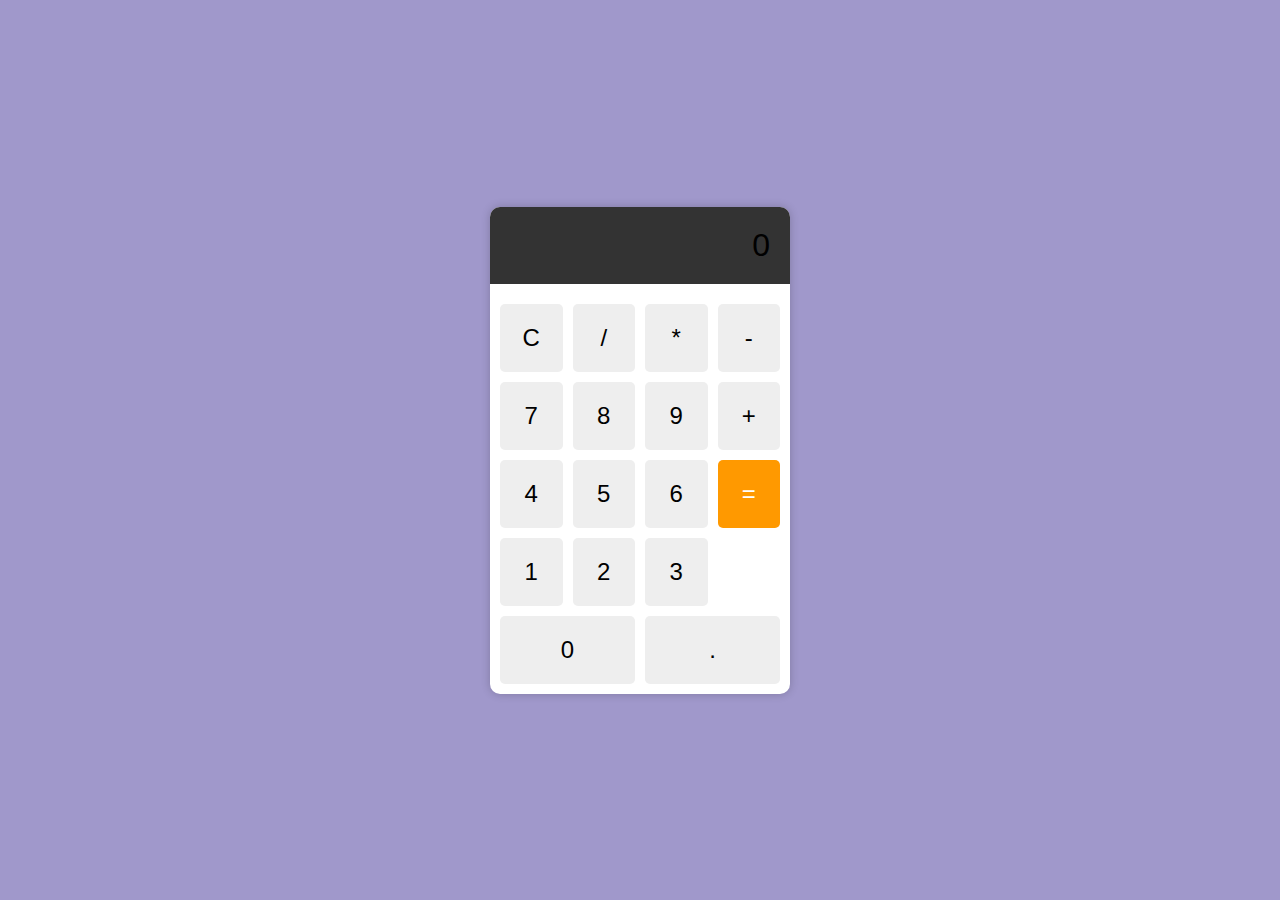
<file: calculator/index.html>
<!DOCTYPE html>
<html>
    <head>
        <meta name="viewport" content="width=device-width", initial-scale="1.0">
        <title>Calculator using javascript</title>
        <link rel="stylesheet" href="style.css">
    </head>
</html>
<body>
<div class="container">
    <div class="calculator">
        <div class="display" id="display">0</div>
        <div class="buttons">
            <button class="btn" onclick="clearDisplay()">C</button>
            <button class="btn" onclick="appendCharacter('/')">/</button>
            <button class="btn" onclick="appendCharacter('*')">*</button>
            <button class="btn" onclick="appendCharacter('-')">-</button>
            <button class="btn" onclick="appendCharacter('7')">7</button>
            <button class="btn" onclick="appendCharacter('8')">8</button>
            <button class="btn" onclick="appendCharacter('9')">9</button>
            <button class="btn" onclick="appendCharacter('+')">+</button>
            <button class="btn" onclick="appendCharacter('4')">4</button>
            <button class="btn" onclick="appendCharacter('5')">5</button>
            <button class="btn" onclick="appendCharacter('6')">6</button>
            <button class="btn" id="equals" onclick="calculateResult()">=</button>
            <button class="btn" onclick="appendCharacter('1')">1</button>
            <button class="btn" onclick="appendCharacter('2')">2</button>
            <button class="btn" onclick="appendCharacter('3')">3</button>
            <button class="btn" id="zero" onclick="appendCharacter('0')">0</button>
            <button class="btn" id="decimal" onclick="appendCharacter('.')">.</button>
        </div>
    </div>
    <script src="script.js"></script>
</div>
</body>
</html>
</file>
<file: calculator/style.css>
*{
    margin: 0;
    padding: 0;
    font-family: 'Poppins',sans-serif;
    box-sizing: border-box;
}
.container{
    width: 100%;
    height: 100vh;
    background: #a098cb;
    display: flex;
    align-items: center;
    justify-content: center;
}

.calculator {
    display: grid;
    grid-template-rows: auto 1fr;
    gap: 10px;
    max-width: 300px;
    width: 100%;
    background-color: #fff;
    box-shadow: 0 0 10px rgba(0, 0, 0, 0.2);
    border-radius: 10px;
}

.display {
    background-color: #333;
    padding: 20px;
    font-size: 2em;
    text-align: right;
    border-radius: 10px 10px 0 0;
}
.buttons {
    display: grid;
    grid-template-columns: repeat(4, 1fr);
    gap: 10px;
    padding: 10px;
}

.btn {
    background-color: #eee;
    border: none;
    padding: 20px;
    font-size: 1.5em;
    cursor: pointer;
    border-radius: 5px;
    transition: background-color 0.3s;
}
.btn:hover {
    background-color: #ddd;
}

#equals {
    background-color: #f90;
    color: #fff;
}

#equals:hover {
    background-color: #e68a00;
}

#zero {
    grid-column: span 2;
}
#decimal {
    grid-column: span 2;
}
</file>
